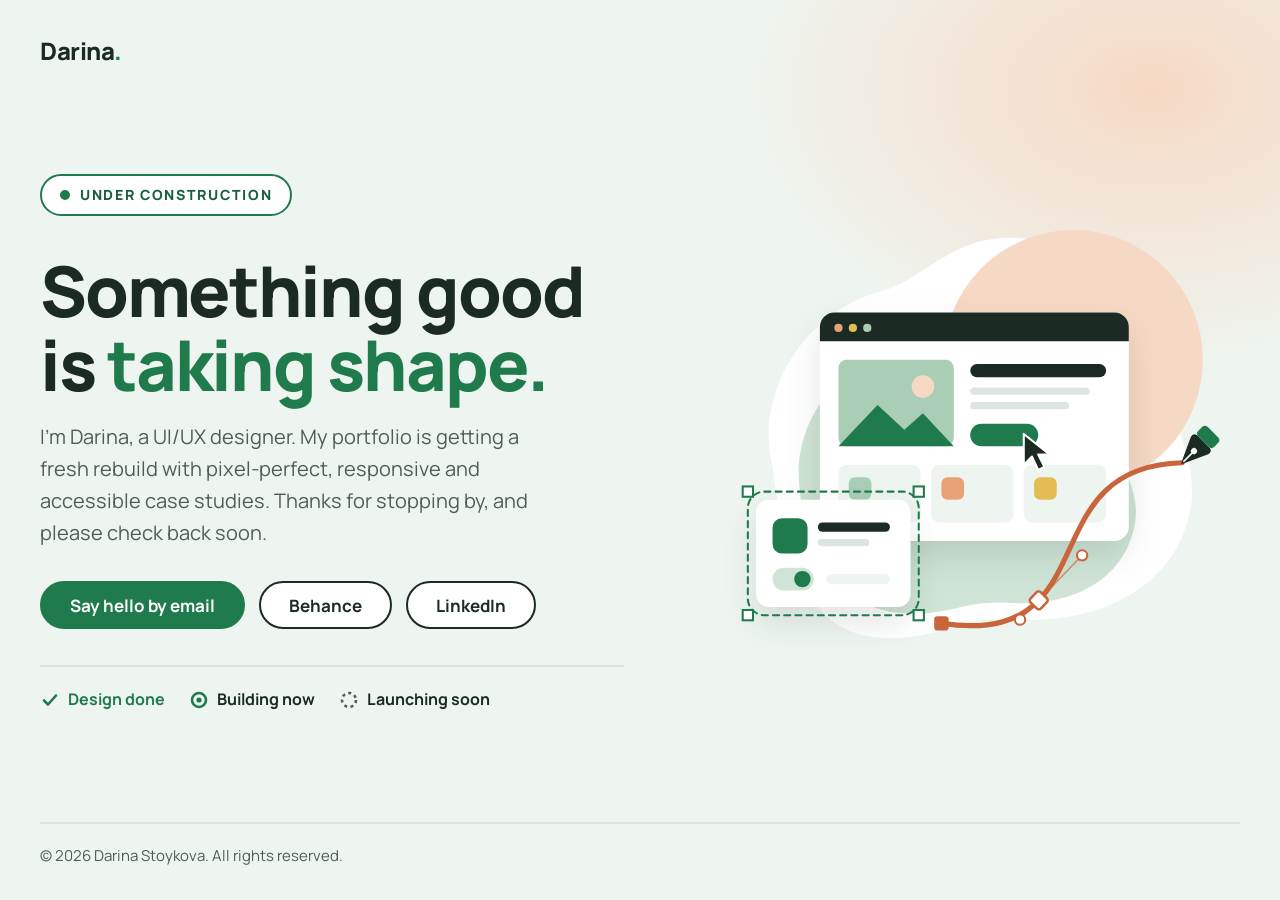
<file: index.html>
<!DOCTYPE html>
<html lang="en">
<head>
  <meta charset="UTF-8">
  <meta name="viewport" content="width=device-width, initial-scale=1.0">
  <title>Under construction | Darina Stoykova, UI/UX Designer</title>
  <meta name="description" content="The portfolio of Darina Stoykova, UI/UX designer, is being rebuilt. Please check back soon or get in touch.">
  <meta name="theme-color" content="#EEF5F0">
  <link rel="preconnect" href="https://fonts.googleapis.com">
  <link rel="preconnect" href="https://fonts.gstatic.com" crossorigin>
  <link href="https://fonts.googleapis.com/css2?family=Manrope:wght@500;700;800&display=swap" rel="stylesheet">
  <style>
    /* Palette taken from illustration.svg. Contrast ratios (WCAG 2.0 AA needs 4.5:1 text, 3:1 UI):
       green  #1F7A4C on sage #EEF5F0  4.8:1   | white on green  5.3:1
       ink    #1B2B23 on sage          13:1    | slate #4E5D55 on sage  6.1:1
       hover  #17603B on white         7.3:1 */
    :root {
      --sage: #EEF5F0;
      --white: #FFFFFF;
      --green: #1F7A4C;
      --green-deep: #17603B;
      --peach: #F6D9C4;
      --ink: #1B2B23;
      --slate: #4E5D55;
      --line: #DCE5DF;
      --ff: "Manrope", system-ui, -apple-system, "Segoe UI", sans-serif;
    }
    *, *::before, *::after { box-sizing: border-box; }
    html { font-size: 62.5%; }
    body {
      margin: 0;
      min-height: 100vh;
      display: flex;
      flex-direction: column;
      font-family: var(--ff);
      font-size: 1.8rem;
      line-height: 1.6;
      color: var(--slate);
      background:
        radial-gradient(60rem 40rem at 90% 10%, var(--peach) 0%, transparent 70%),
        var(--sage);
    }
    .sr-only { position: absolute; width: 1px; height: 1px; overflow: hidden; clip: rect(0 0 0 0); white-space: nowrap; }
    .skip {
      position: absolute; left: 1.6rem; top: -6rem;
      background: var(--ink); color: var(--white);
      padding: 1.2rem 2rem; border-radius: 999px; font-weight: 700; text-decoration: none;
      z-index: 10;
    }
    .skip:focus { top: 1.6rem; }
    a:focus-visible, button:focus-visible { outline: 3px solid var(--ink); outline-offset: 3px; border-radius: 999px; }

    header, main, footer { width: min(120rem, 100% - 4rem); margin-inline: auto; }
    header { padding-block: 3.2rem 0; }
    .brand { font-size: 2.4rem; font-weight: 800; color: var(--ink); text-decoration: none; letter-spacing: -.02em; }
    .brand span { color: var(--green); }

    main {
      flex: 1;
      display: grid;
      grid-template-columns: 1fr;
      gap: 4rem;
      align-items: center;
      padding-block: 4rem 6rem;
    }
    .badge {
      display: inline-flex; align-items: center; gap: 1rem;
      padding: .8rem 1.8rem;
      background: var(--white);
      border: 2px solid var(--green);
      border-radius: 999px;
      color: var(--green-deep);
      font-size: 1.4rem; font-weight: 800;
      letter-spacing: .12em; text-transform: uppercase;
    }
    .badge i { width: 1rem; height: 1rem; border-radius: 50%; background: var(--green); }
    h1 {
      margin: 2.4rem 0 2rem;
      font-size: clamp(3.8rem, 2.6rem + 4.2vw, 7rem);
      line-height: 1.05;
      letter-spacing: -.03em;
      font-weight: 800;
      color: var(--ink);
    }
    h1 em { font-style: normal; color: var(--green); }
    .lead { max-width: 52rem; margin: 0 0 3.2rem; font-size: 2rem; }

    .actions { display: flex; flex-wrap: wrap; gap: 1.4rem; margin: 0; padding: 0; list-style: none; }
    .btn {
      display: inline-flex; align-items: center; justify-content: center;
      min-height: 4.8rem; padding: 1.1rem 2.8rem;
      font: 700 1.7rem/1 var(--ff);
      text-decoration: none;
      border: 2px solid var(--green);
      border-radius: 999px;
      transition: transform .2s ease, background-color .2s ease, color .2s ease;
    }
    .btn-primary { background: var(--green); color: var(--white); }
    .btn-primary:hover { background: var(--green-deep); border-color: var(--green-deep); transform: translateY(-3px); }
    .btn-ghost { background: var(--white); color: var(--ink); border-color: var(--ink); }
    .btn-ghost:hover { background: var(--ink); color: var(--white); transform: translateY(-3px); }

    .status {
      display: flex; flex-wrap: wrap; gap: 1rem 2.4rem;
      margin: 3.6rem 0 0; padding: 2rem 0 0; list-style: none;
      border-top: 2px solid var(--line);
      font-size: 1.6rem; font-weight: 700; color: var(--ink);
    }
    .status li { display: flex; align-items: center; gap: .8rem; }
    .status svg { flex: none; }
    .status .done { color: var(--green); }

    .art { margin: 0; }
    .art img { display: block; width: 100%; max-width: 56rem; height: auto; margin-inline: auto; animation: float 7s ease-in-out infinite; }
    @keyframes float { 50% { transform: translateY(-1.2rem); } }

    footer { padding-block: 0 3.2rem; font-size: 1.5rem; color: var(--slate); }
    footer p { margin: 0; padding-top: 2rem; border-top: 2px solid var(--line); }

    @media (min-width: 900px) {
      main { grid-template-columns: 1.05fr 1fr; gap: 6rem; }
    }
    @media (prefers-reduced-motion: reduce) {
      .art img { animation: none; }
      .btn { transition: none; }
      .btn:hover { transform: none; }
    }
    @media (forced-colors: active) {
      .btn, .badge { border: 2px solid ButtonText; }
    }
  </style>
</head>
<body>
  <a class="skip" href="#content">Skip to main content</a>

  <header>
    <a class="brand" href="./" aria-label="Darina Stoykova, home">Darina<span>.</span></a>
  </header>

  <main id="content">
    <section aria-labelledby="title">
      <p class="badge"><i aria-hidden="true"></i>Under construction</p>
      <h1 id="title">Something good is <em>taking shape.</em></h1>
      <p class="lead">
        I'm Darina, a UI/UX designer. My portfolio is getting a fresh rebuild with
        pixel-perfect, responsive and accessible case studies. Thanks for stopping by,
        and please check back soon.
      </p>

      <ul class="actions">
        <li><a class="btn btn-primary" href="mailto:dar.stoykova@gmail.com">Say hello by email</a></li>
        <li><a class="btn btn-ghost" href="https://www.behance.net/darinastoykova" rel="noopener">Behance<span class="sr-only"> (opens my Behance profile)</span></a></li>
        <li><a class="btn btn-ghost" href="https://www.linkedin.com/in/darinastoykova" rel="noopener">LinkedIn<span class="sr-only"> (opens my LinkedIn profile)</span></a></li>
      </ul>

      <ul class="status" aria-label="Rebuild progress">
        <li class="done">
          <svg width="20" height="20" viewBox="0 0 20 20" aria-hidden="true"><path d="M4 10.5l4 4 8-9" fill="none" stroke="currentColor" stroke-width="2.6" stroke-linecap="round" stroke-linejoin="round"/></svg>
          Design done
        </li>
        <li>
          <svg width="20" height="20" viewBox="0 0 20 20" aria-hidden="true"><circle cx="10" cy="10" r="7" fill="none" stroke="#1F7A4C" stroke-width="2.6"/><circle cx="10" cy="10" r="2.6" fill="#1F7A4C"/></svg>
          Building now
        </li>
        <li>
          <svg width="20" height="20" viewBox="0 0 20 20" aria-hidden="true"><circle cx="10" cy="10" r="7" fill="none" stroke="#4E5D55" stroke-width="2.6" stroke-dasharray="3 3.4"/></svg>
          Launching soon
        </li>
      </ul>
    </section>

    <figure class="art">
      <img src="./illustration.svg" width="540" height="540" alt="A web page layout taking shape, with a pen-tool curve and a selected component.">
    </figure>
  </main>

  <footer>
    <p>&copy; 2026 Darina Stoykova. All rights reserved.</p>
  </footer>
</body>
</html>
</file>
